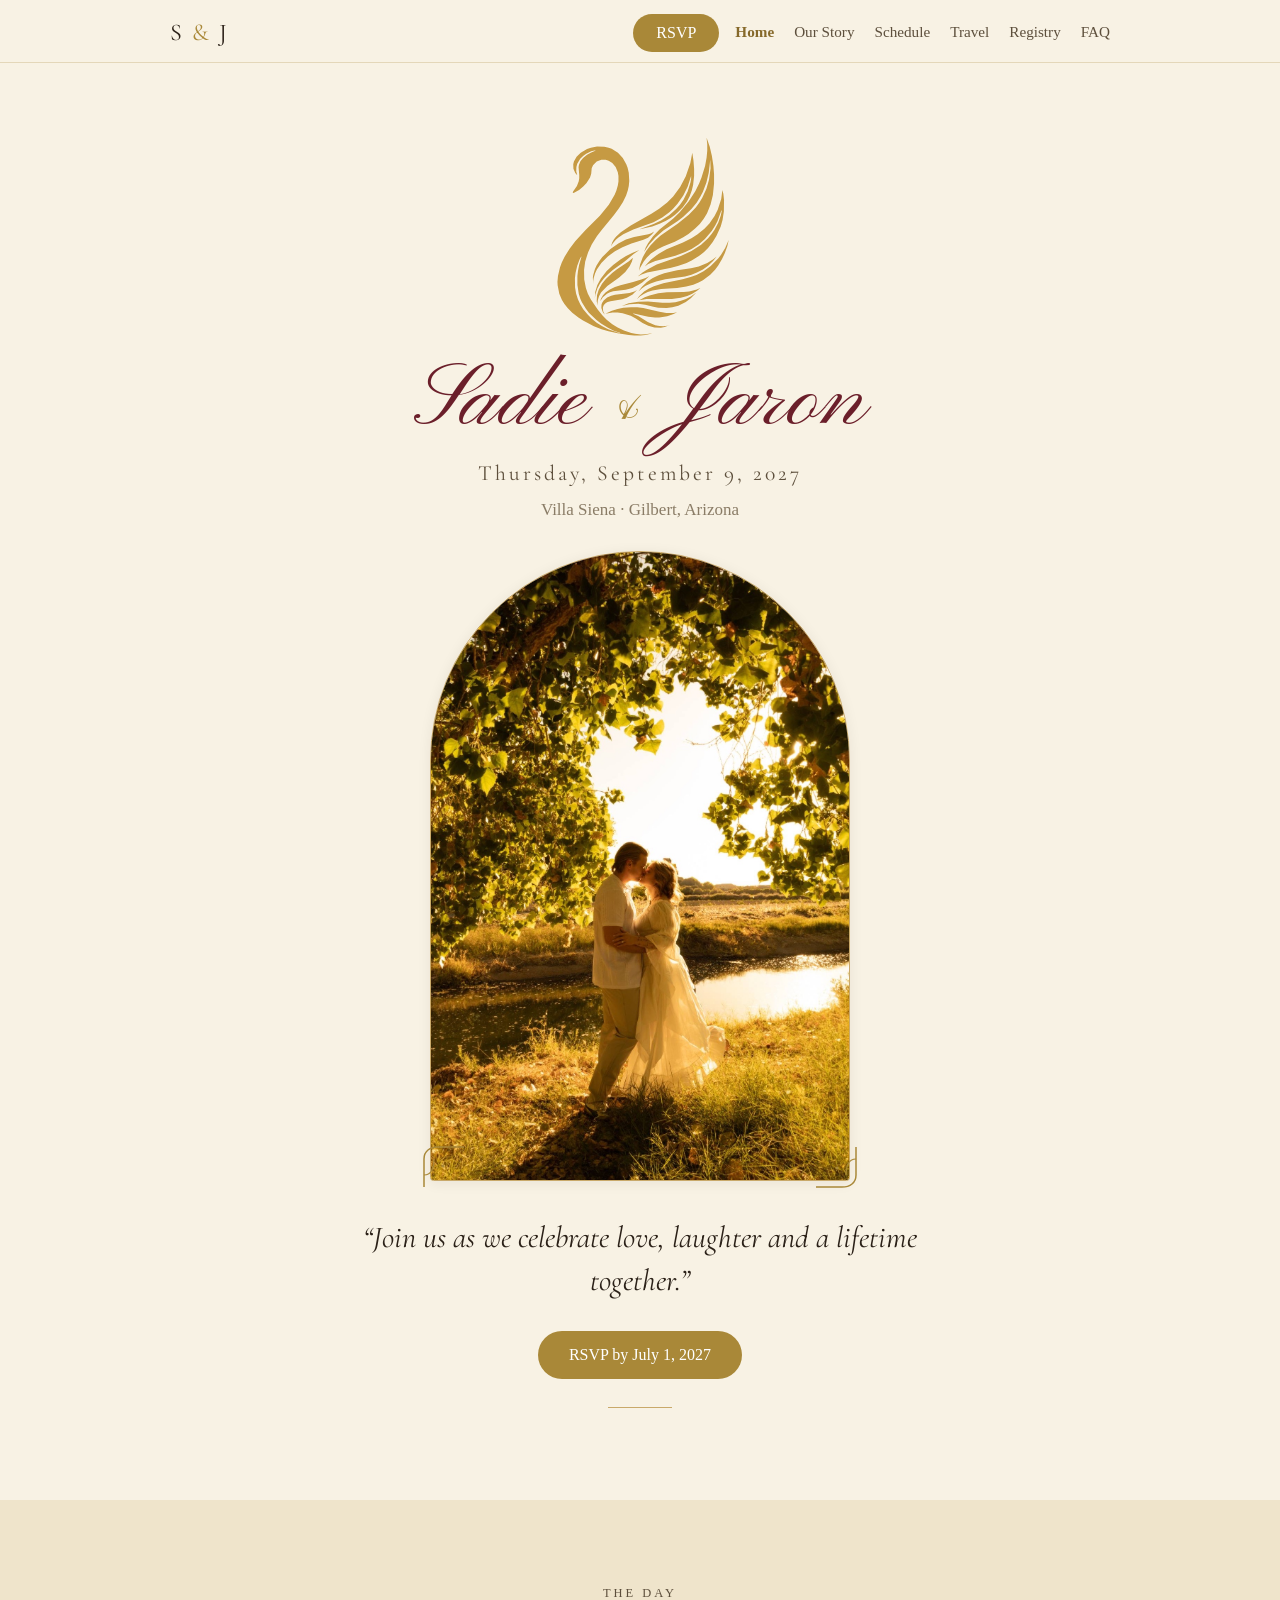
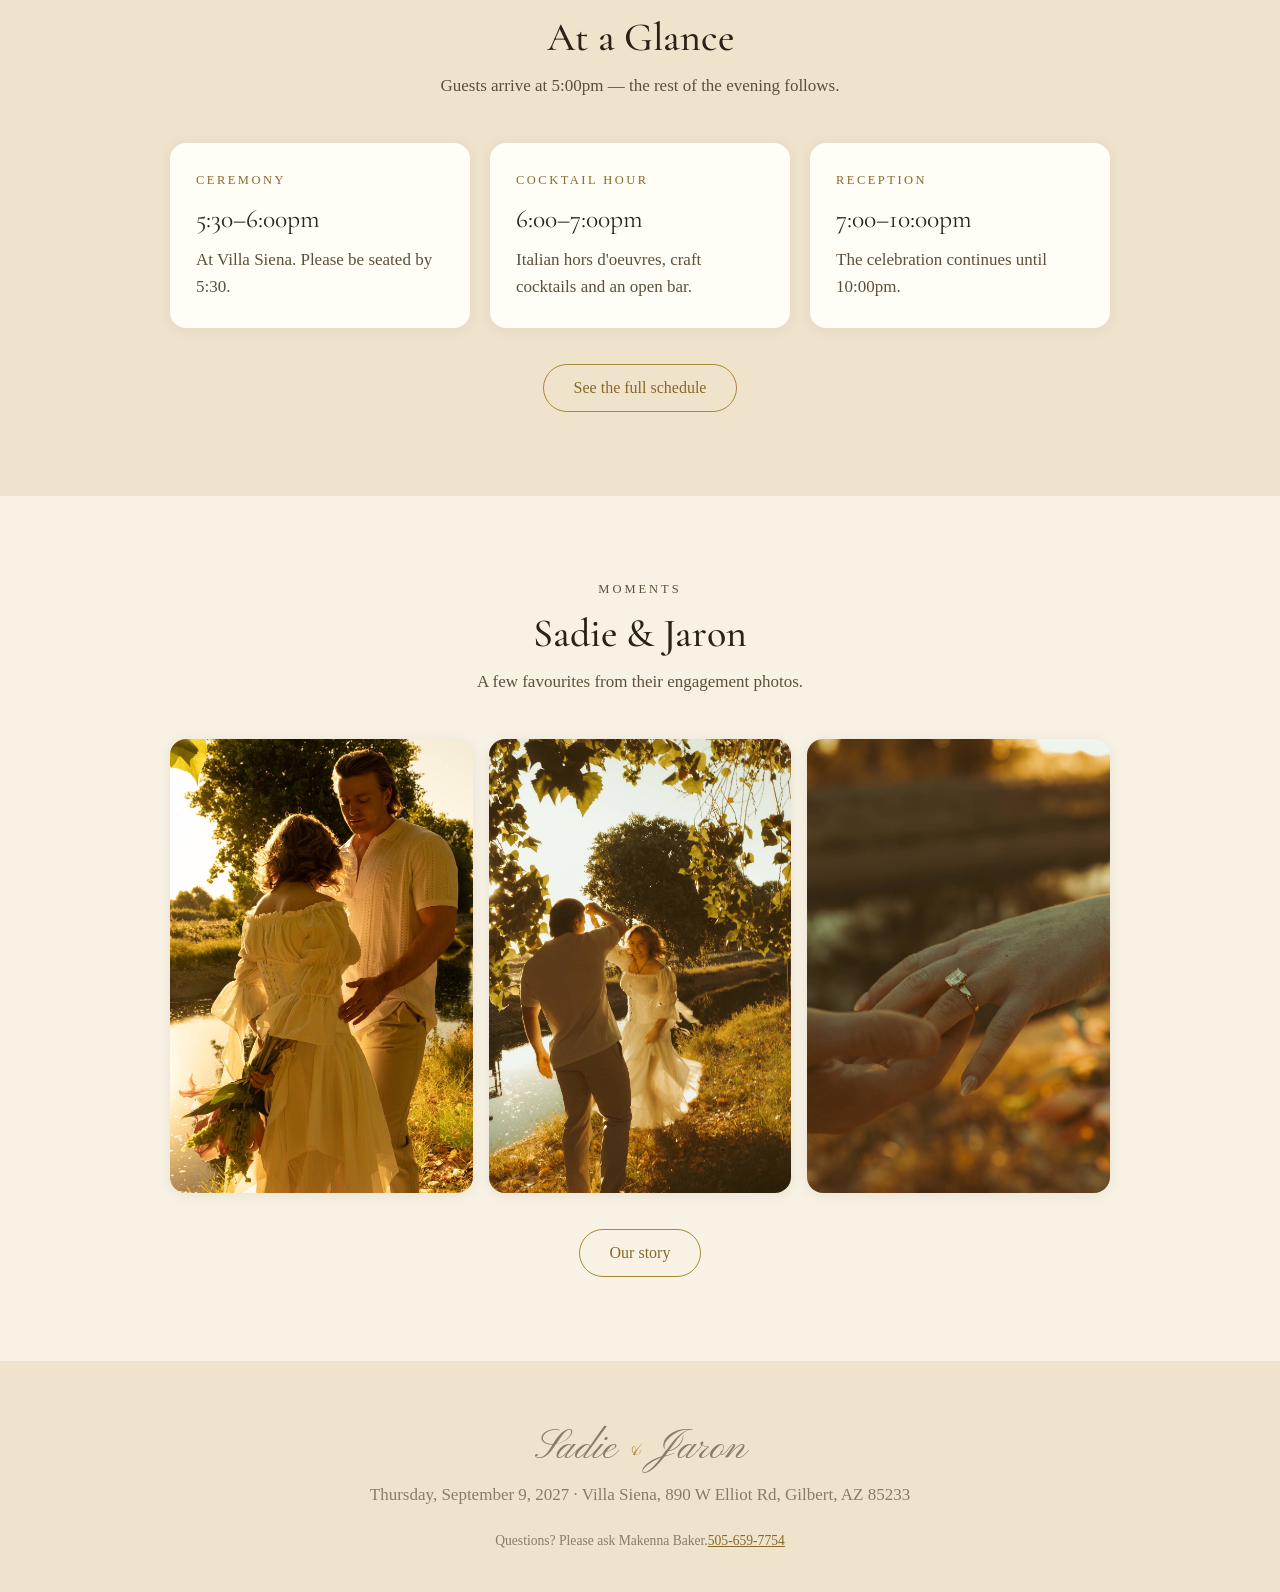
<file: index.html>
<!doctype html>
<html lang="en">
  <head>
    <meta charset="UTF-8" />
    <meta name="viewport" content="width=device-width, initial-scale=1.0" />
    <title>Sadie &amp; Jaron — September 9, 2027 · Villa Siena</title>
    <meta
      name="description"
      content="The wedding of Sadie Collyer and Jaron Carr — Thursday, September 9, 2027 at Villa Siena, Gilbert, Arizona. Details, schedule, travel, registry, FAQ and RSVP."
    />
    <link rel="icon" type="image/svg+xml" href="assets/swan.svg" />
    <link rel="preconnect" href="https://fonts.googleapis.com" />
    <link rel="preconnect" href="https://fonts.gstatic.com" crossorigin />
    <link
      href="https://fonts.googleapis.com/css2?family=Cormorant+Garamond:ital,wght@0,500;0,600;1,500&family=Pinyon+Script&display=swap"
      rel="stylesheet"
    />
    <link rel="stylesheet" href="styles.css" />
  </head>
  <body>
    <!--Nav-->
    <header class="site-nav">
      <div class="wrap">
        <a class="monogram" href="index.html">S <span>&amp;</span> J</a>
        <a class="btn btn-gold" href="rsvp.html">RSVP</a>
        <nav class="nav-links" aria-label="Main">
          <a href="index.html" class="active" aria-current="page">Home</a>
          <a href="story.html">Our Story</a>
          <a href="schedule.html">Schedule</a>
          <a href="travel.html">Travel</a>
          <a href="registry.html">Registry</a>
          <a href="faq.html">FAQ</a>
        </nav>
      </div>
    </header>

    <!--Hero-->
    <section class="hero band-ivory">
      <div class="wrap">
        <!-- Gold swan motif — Ethan's provided emblem, assets/swan.svg (1203×1307, gold #C69A43) -->
        <img
          class="swan"
          src="assets/swan.svg"
          alt="Gold swan ornament"
          width="200"
          height="217"
        />

        <p class="script-names">Sadie <span class="amp">&amp;</span> Jaron</p>
        <h1
          style="
            position: absolute;
            width: 1px;
            height: 1px;
            overflow: hidden;
            clip: rect(0 0 0 0);
            white-space: nowrap;
          "
        >
          The Wedding of Sadie Collyer &amp; Jaron Carr
        </h1>
        <p class="hero-date">Thursday, September 9, 2027</p>
        <p class="hero-venue">Villa Siena · Gilbert, Arizona</p>

        <div class="hero-photo-frame">
          <svg
            class="corner corner-bl"
            viewBox="0 0 44 44"
            fill="none"
            aria-hidden="true"
          >
            <path
              d="M2 42 V14 C2 6 8 2 16 2 H42"
              stroke="currentColor"
              stroke-width="1.5"
            />
            <path
              d="M2 30 C10 30 12 22 12 14"
              stroke="currentColor"
              stroke-width="1.2"
            />
            <circle cx="21" cy="21" r="1.6" fill="currentColor" />
          </svg>
          <img
            class="hero-photo"
            src="assets/photos/photo-11.jpg"
            alt="Sadie and Jaron kissing under the tree canopy by the water"
            width="1179"
            height="1769"
          />
          <svg
            class="corner corner-br"
            viewBox="0 0 44 44"
            fill="none"
            aria-hidden="true"
          >
            <path
              d="M2 42 V14 C2 6 8 2 16 2 H42"
              stroke="currentColor"
              stroke-width="1.5"
            />
            <path
              d="M2 30 C10 30 12 22 12 14"
              stroke="currentColor"
              stroke-width="1.2"
            />
            <circle cx="21" cy="21" r="1.6" fill="currentColor" />
          </svg>
        </div>

        <p class="welcome-line">
          “Join us as we celebrate love, laughter and a lifetime together.”
        </p>
        <p style="margin-top: 28px">
          <a class="btn btn-gold" href="rsvp.html">RSVP by July 1, 2027</a>
        </p>
        <hr class="gold-rule" />
      </div>
    </section>

    <!--The day at a glance-->
    <section class="band-cream">
      <div class="wrap">
        <div class="section-head">
          <p class="eyebrow">The Day</p>
          <h2>At a Glance</h2>
          <p>Guests arrive at 5:00pm — the rest of the evening follows.</p>
        </div>
        <div class="cards cols-3">
          <article class="card">
            <p class="card-label">Ceremony</p>
            <p class="card-time">5:30–6:00pm</p>
            <p>At Villa Siena. Please be seated by 5:30.</p>
          </article>
          <article class="card">
            <p class="card-label">Cocktail Hour</p>
            <p class="card-time">6:00–7:00pm</p>
            <p>Italian hors d'oeuvres, craft cocktails and an open bar.</p>
          </article>
          <article class="card">
            <p class="card-label">Reception</p>
            <p class="card-time">7:00–10:00pm</p>
            <p>The celebration continues until 10:00pm.</p>
          </article>
        </div>
        <p style="text-align: center; margin-top: 36px">
          <a class="btn btn-outline" href="schedule.html"
            >See the full schedule</a
          >
        </p>
      </div>
    </section>

    <!-- Moments -->
    <section class="band-ivory">
      <div class="wrap">
        <div class="section-head">
          <p class="eyebrow">Moments</p>
          <h2>Sadie &amp; Jaron</h2>
          <p>A few favourites from their engagement photos.</p>
        </div>
        <div class="gallery">
          <figure>
            <img
              src="assets/photos/photo-02.jpg"
              alt="Sadie and Jaron by the water, Sadie holding her bouquet"
              width="1179"
              height="1769"
              loading="lazy"
            />
          </figure>
          <figure>
            <img
              src="assets/photos/photo-06.jpg"
              alt="Sadie and Jaron dancing by the water at golden hour"
              width="1179"
              height="1769"
              loading="lazy"
            />
          </figure>
          <figure>
            <img
              src="assets/photos/photo-08.jpg"
              alt="Close-up of Sadie's engagement ring"
              width="1179"
              height="1769"
              loading="lazy"
            />
          </figure>
        </div>
        <p style="text-align: center; margin-top: 36px">
          <a class="btn btn-outline" href="story.html">Our story</a>
        </p>
      </div>
    </section>

    <!--Footer -->
    <footer class="site-footer">
      <div class="wrap">
        <p class="script-names">Sadie <span class="amp">&amp;</span> Jaron</p>
        <p>
          Thursday, September 9, 2027 · Villa Siena, 890 W Elliot Rd, Gilbert,
          AZ 85233
        </p>
        <p class="footer-note">
          Questions? Please ask Makenna Baker.<a href="tel:5056597754"
            >505-659-7754</a
          >
        </p>
      </div>
    </footer>

    <script src="app.js"></script>
  </body>
</html>
</file>
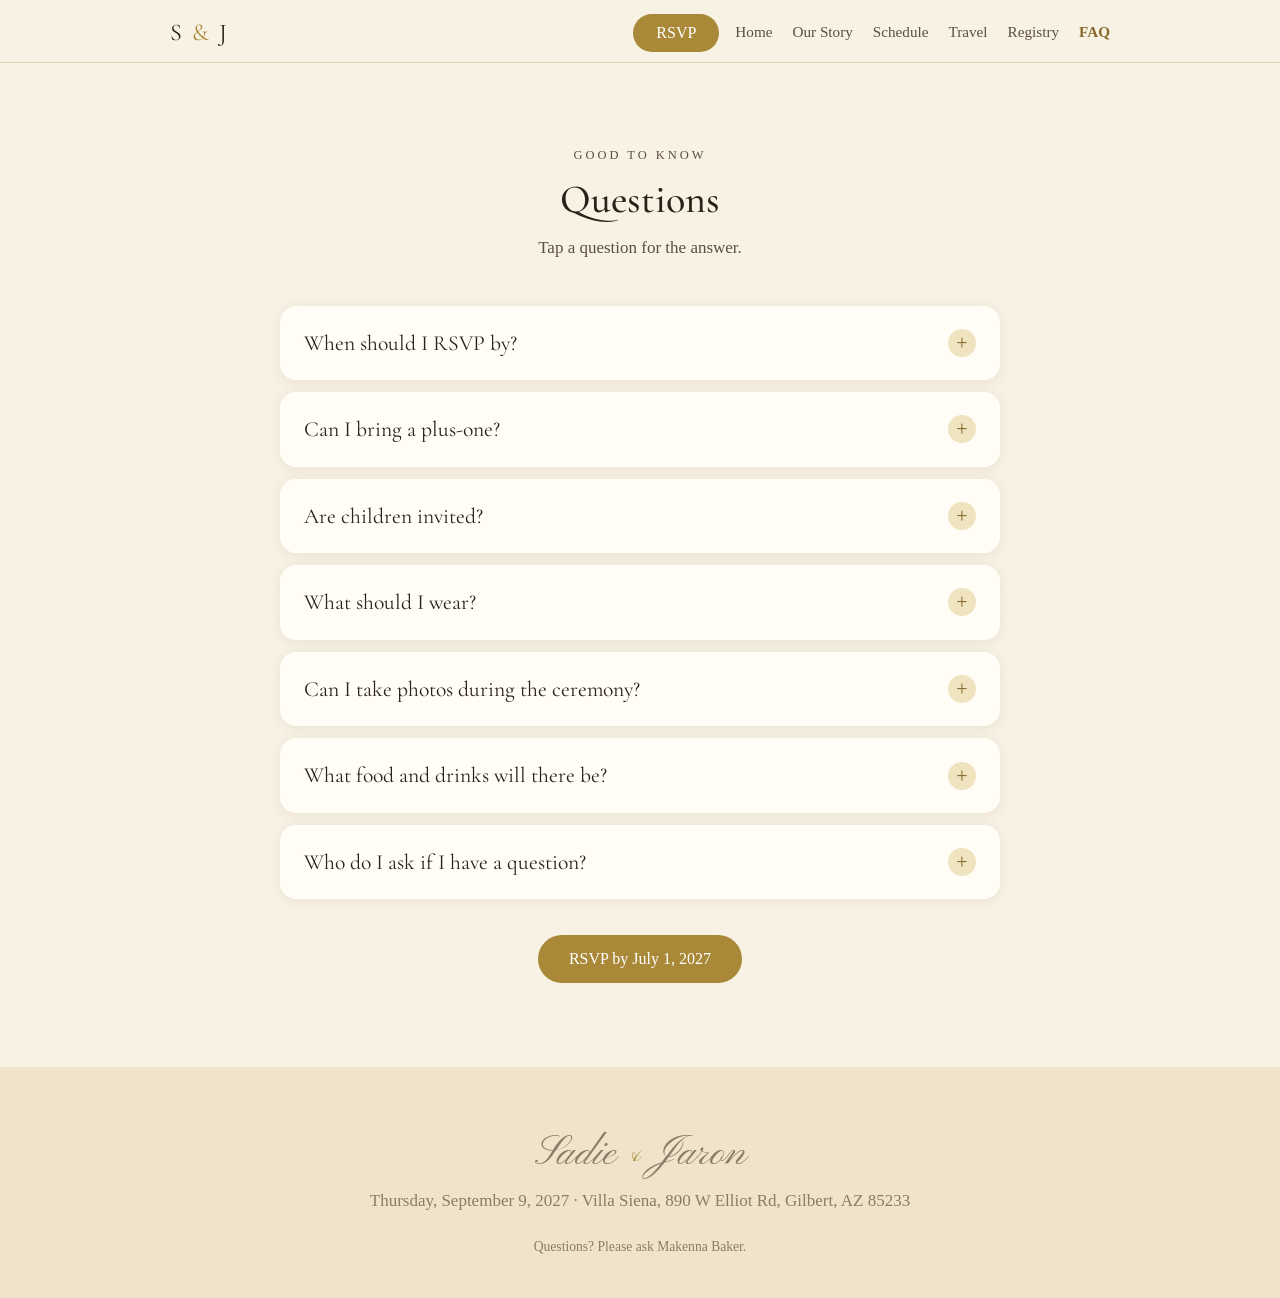
<file: faq.html>
<!doctype html>
<html lang="en">
  <head>
    <meta charset="UTF-8" />
    <meta name="viewport" content="width=device-width, initial-scale=1.0" />
    <title>FAQ — Sadie &amp; Jaron</title>
    <meta
      name="description"
      content="Frequently asked questions for the wedding of Sadie Collyer and Jaron Carr — RSVP, plus-ones, children, dress code, photos and more."
    />
    <link rel="icon" type="image/svg+xml" href="assets/swan.svg" />
    <link rel="preconnect" href="https://fonts.googleapis.com" />
    <link rel="preconnect" href="https://fonts.gstatic.com" crossorigin />
    <link
      href="https://fonts.googleapis.com/css2?family=Cormorant+Garamond:ital,wght@0,500;0,600;1,500&family=Pinyon+Script&display=swap"
      rel="stylesheet"
    />
    <link rel="stylesheet" href="styles.css" />
  </head>
  <body>
    <header class="site-nav">
      <div class="wrap">
        <a class="monogram" href="index.html">S <span>&amp;</span> J</a>
        <a class="btn btn-gold" href="rsvp.html">RSVP</a>
        <nav class="nav-links" aria-label="Main">
          <a href="index.html">Home</a>
          <a href="story.html">Our Story</a>
          <a href="schedule.html">Schedule</a>
          <a href="travel.html">Travel</a>
          <a href="registry.html">Registry</a>
          <a href="faq.html" class="active" aria-current="page">FAQ</a>
        </nav>
      </div>
    </header>

    <section class="band-ivory">
      <div class="wrap">
        <div class="section-head">
          <p class="eyebrow">Good To Know</p>
          <h2>Questions</h2>
          <p>Tap a question for the answer.</p>
        </div>
        <div class="faq">
          <details class="faq-item">
            <summary>
              When should I RSVP by?<span class="faq-mark" aria-hidden="true"
                >+</span
              >
            </summary>
            <div class="faq-answer">
              <p>Please reply by July 1, 2027, through this website.</p>
            </div>
          </details>
          <details class="faq-item">
            <summary>
              Can I bring a plus-one?<span class="faq-mark" aria-hidden="true"
                >+</span
              >
            </summary>
            <div class="faq-answer">
              <p>No plus-ones, unless you've been told otherwise.</p>
            </div>
          </details>
          <details class="faq-item">
            <summary>
              Are children invited?<span class="faq-mark" aria-hidden="true"
                >+</span
              >
            </summary>
            <div class="faq-answer">
              <p>Yes — kids are allowed, with no age restrictions.</p>
            </div>
          </details>
          <details class="faq-item">
            <summary>
              What should I wear?<span class="faq-mark" aria-hidden="true"
                >+</span
              >
            </summary>
            <div class="faq-answer">
              <p>
                Garden Black Tie — formal attire with a garden-party feel.
                Lighter fabrics and florals are encouraged.
              </p>
            </div>
          </details>
          <details class="faq-item">
            <summary>
              Can I take photos during the ceremony?<span
                class="faq-mark"
                aria-hidden="true"
                >+</span
              >
            </summary>
            <div class="faq-answer">
              <p>
                Please keep phones away during the ceremony — there will be
                plenty of time for photos after.
              </p>
            </div>
          </details>
          <details class="faq-item">
            <summary>
              What food and drinks will there be?<span
                class="faq-mark"
                aria-hidden="true"
                >+</span
              >
            </summary>
            <div class="faq-answer">
              <p>
                Italian hors d'oeuvres and appetizers, with an open bar, craft
                cocktails, sodas and water service.
              </p>
            </div>
          </details>
          <details class="faq-item">
            <summary>
              Who do I ask if I have a question?<span
                class="faq-mark"
                aria-hidden="true"
                >+</span
              >
            </summary>
            <div class="faq-answer">
              <p>Makenna Baker. <a href="tel:5056597754">505-659-7754</a></p>
            </div>
          </details>
        </div>
        <p style="text-align: center; margin-top: 36px">
          <a class="btn btn-gold" href="rsvp.html">RSVP by July 1, 2027</a>
        </p>
      </div>
    </section>

    <footer class="site-footer">
      <div class="wrap">
        <p class="script-names">Sadie <span class="amp">&amp;</span> Jaron</p>
        <p>
          Thursday, September 9, 2027 · Villa Siena, 890 W Elliot Rd, Gilbert,
          AZ 85233
        </p>
        <p class="footer-note">Questions? Please ask Makenna Baker.</p>
      </div>
    </footer>

    <script src="app.js"></script>
  </body>
</html>
</file>
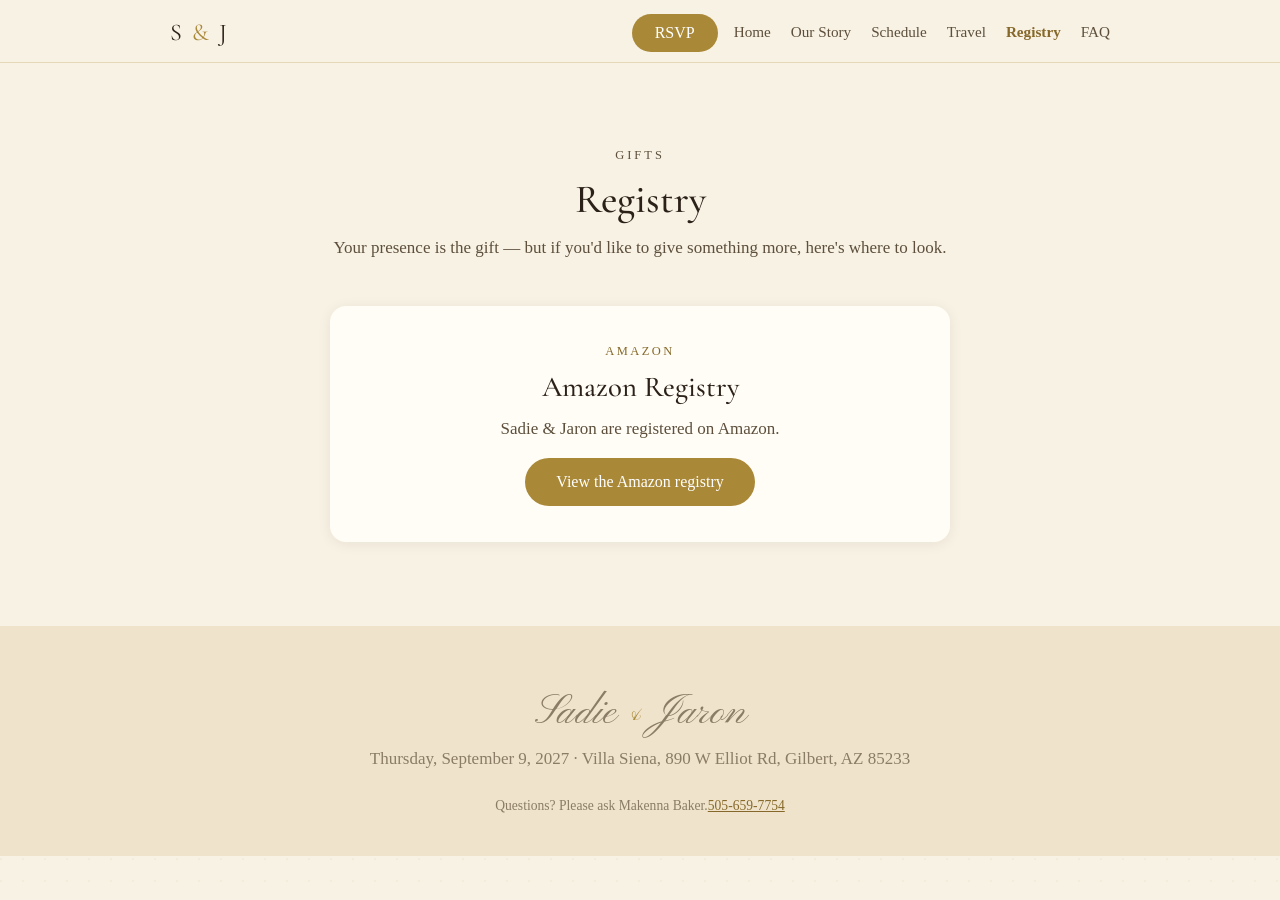
<file: registry.html>
<!doctype html>
<html lang="en">
  <head>
    <meta charset="UTF-8" />
    <meta name="viewport" content="width=device-width, initial-scale=1.0" />
    <title>Registry — Sadie &amp; Jaron</title>
    <meta
      name="description"
      content="Gift registry for the wedding of Sadie Collyer and Jaron Carr — Amazon registry."
    />
    <link rel="icon" type="image/svg+xml" href="assets/swan.svg" />
    <link rel="preconnect" href="https://fonts.googleapis.com" />
    <link rel="preconnect" href="https://fonts.gstatic.com" crossorigin />
    <link
      href="https://fonts.googleapis.com/css2?family=Cormorant+Garamond:ital,wght@0,500;0,600;1,500&family=Pinyon+Script&display=swap"
      rel="stylesheet"
    />
    <link rel="stylesheet" href="styles.css" />
  </head>
  <body>
    <header class="site-nav">
      <div class="wrap">
        <a class="monogram" href="index.html">S <span>&amp;</span> J</a>
        <a class="btn btn-gold" href="rsvp.html">RSVP</a>
        <nav class="nav-links" aria-label="Main">
          <a href="index.html">Home</a>
          <a href="story.html">Our Story</a>
          <a href="schedule.html">Schedule</a>
          <a href="travel.html">Travel</a>
          <a href="registry.html" class="active" aria-current="page"
            >Registry</a
          >
          <a href="faq.html">FAQ</a>
        </nav>
      </div>
    </header>

    <section class="band-ivory">
      <div class="wrap">
        <div class="section-head">
          <p class="eyebrow">Gifts</p>
          <h2>Registry</h2>
          <p>
            Your presence is the gift — but if you'd like to give something
            more, here's where to look.
          </p>
        </div>

        <div class="venue-card">
          <p
            class="card-label"
            style="
              font-size: 0.78rem;
              letter-spacing: 0.2em;
              text-transform: uppercase;
              color: var(--gold-deep);
              margin: 0 0 8px;
            "
          >
            Amazon
          </p>
          <h3 style="font-size: 1.8rem">Amazon Registry</h3>
          <p style="color: var(--ink-soft)">
            Sadie &amp; Jaron are registered on Amazon.
          </p>
          <p>
            <a
              class="btn btn-gold"
              href="https://www.amazon.com/wedding/guest-view/3O3YOJGMN9W8A"
              target="_blank"
              rel="noopener"
              >View the Amazon registry</a
            >
          </p>
        </div>
      </div>
    </section>

    <footer class="site-footer">
      <div class="wrap">
        <p class="script-names">Sadie <span class="amp">&amp;</span> Jaron</p>
        <p>
          Thursday, September 9, 2027 · Villa Siena, 890 W Elliot Rd, Gilbert,
          AZ 85233
        </p>
        <p class="footer-note">
          Questions? Please ask Makenna Baker.<a href="tel:5056597754"
            >505-659-7754</a
          >
        </p>
      </div>
    </footer>

    <script src="app.js"></script>
  </body>
</html>
</file>
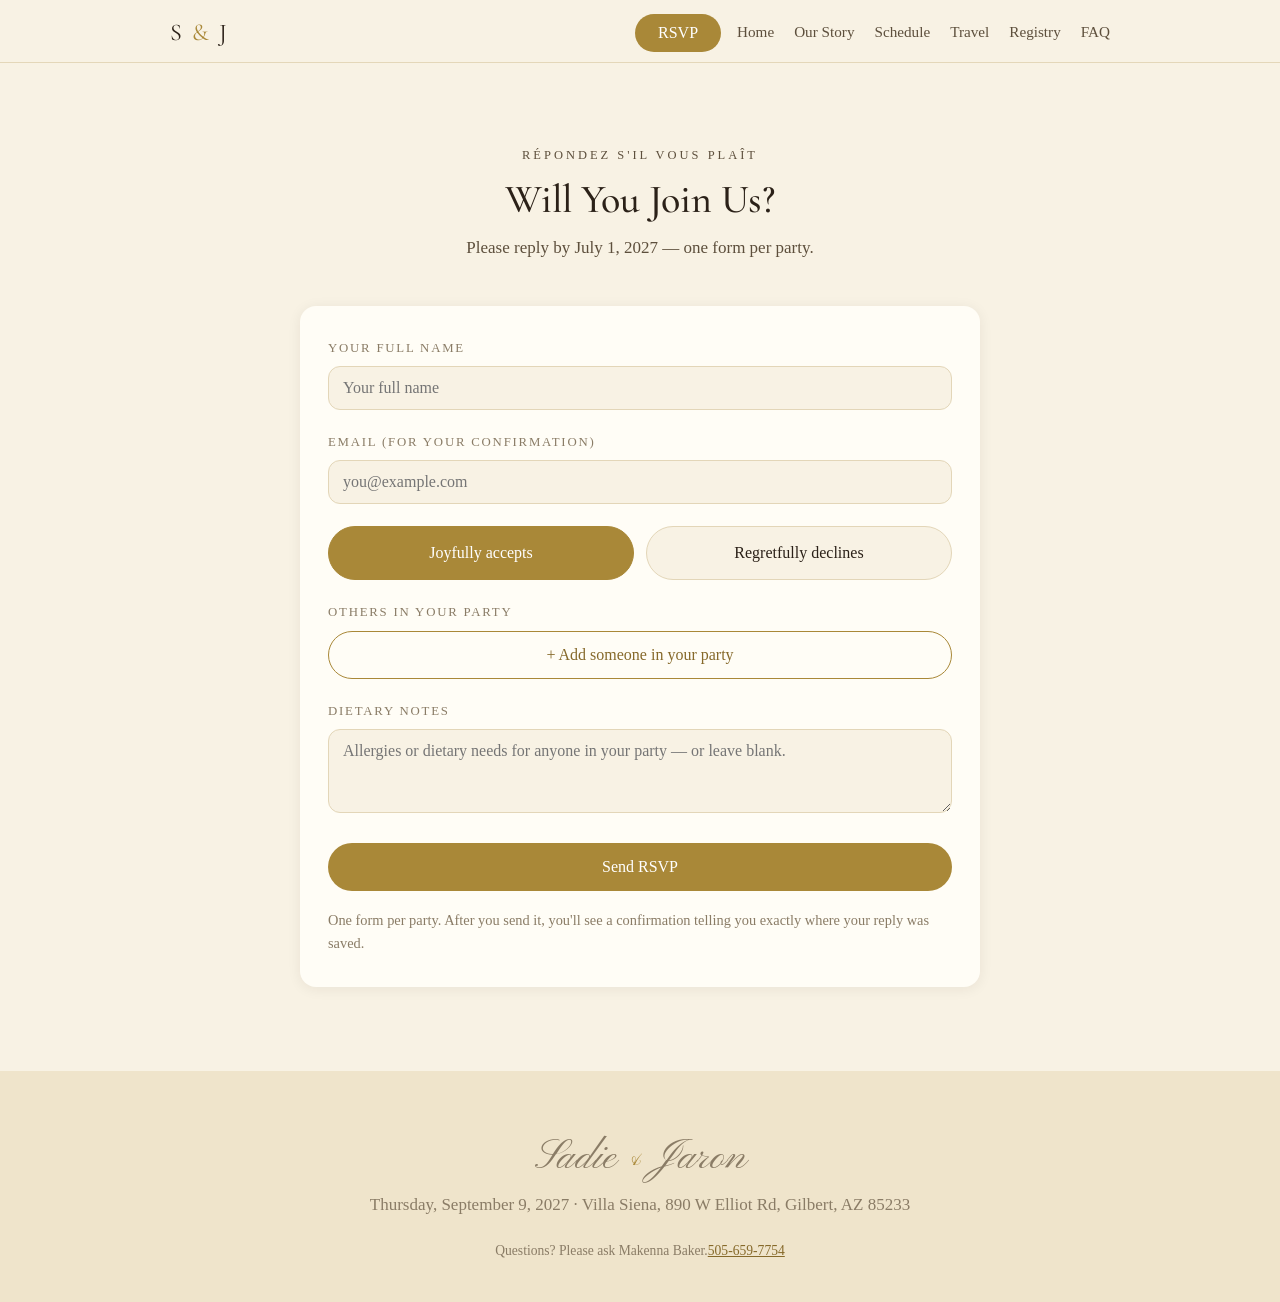
<file: rsvp.html>
<!doctype html>
<html lang="en">
  <head>
    <meta charset="UTF-8" />
    <meta name="viewport" content="width=device-width, initial-scale=1.0" />
    <title>RSVP — Sadie &amp; Jaron</title>
    <meta
      name="description"
      content="RSVP for the wedding of Sadie Collyer and Jaron Carr — Thursday, September 9, 2027 at Villa Siena. Please reply by July 1, 2027."
    />
    <link rel="icon" type="image/svg+xml" href="assets/swan.svg" />
    <link rel="preconnect" href="https://fonts.googleapis.com" />
    <link rel="preconnect" href="https://fonts.gstatic.com" crossorigin />
    <link
      href="https://fonts.googleapis.com/css2?family=Cormorant+Garamond:ital,wght@0,500;0,600;1,500&family=Pinyon+Script&display=swap"
      rel="stylesheet"
    />
    <link rel="stylesheet" href="styles.css" />
  </head>
  <body>
    <header class="site-nav">
      <div class="wrap">
        <a class="monogram" href="index.html">S <span>&amp;</span> J</a>
        <a class="btn btn-gold" href="rsvp.html" aria-current="page">RSVP</a>
        <nav class="nav-links" aria-label="Main">
          <a href="index.html">Home</a>
          <a href="story.html">Our Story</a>
          <a href="schedule.html">Schedule</a>
          <a href="travel.html">Travel</a>
          <a href="registry.html">Registry</a>
          <a href="faq.html">FAQ</a>
        </nav>
      </div>
    </header>

    <section class="band-ivory">
      <div class="wrap">
        <div class="section-head">
          <p class="eyebrow">Répondez S'il Vous Plaît</p>
          <h2>Will You Join Us?</h2>
          <p>Please reply by July 1, 2027 — one form per party.</p>
        </div>

        <form id="rsvp-form" class="rsvp-card" novalidate>
          <div class="field">
            <label for="primary-name">Your full name</label>
            <input
              type="text"
              id="primary-name"
              name="primaryName"
              placeholder="Your full name"
              autocomplete="name"
              required
            />
          </div>

          <div class="field">
            <label for="primary-email">Email (for your confirmation)</label>
            <input
              type="email"
              id="primary-email"
              name="email"
              placeholder="you@example.com"
              autocomplete="email"
            />
          </div>

          <div class="field">
            <span
              class="attend-pills"
              role="radiogroup"
              aria-label="Will you attend?"
            >
              <label class="attend-pill">
                <input type="radio" name="attending" value="yes" checked />
                Joyfully accepts
              </label>
              <label class="attend-pill">
                <input type="radio" name="attending" value="no" />
                Regretfully declines
              </label>
            </span>
          </div>

          <div class="field" id="party-field">
            <label>Others in your party</label>
            <div id="party-guests"></div>
            <button
              type="button"
              class="btn btn-outline add-guest"
              id="add-guest"
            >
              + Add someone in your party
            </button>
          </div>

          <div class="field">
            <label for="dietary">Dietary notes</label>
            <textarea
              id="dietary"
              name="dietary"
              placeholder="Allergies or dietary needs for anyone in your party — or leave blank."
            ></textarea>
          </div>

          <button type="submit" class="btn btn-gold" style="width: 100%">
            Send RSVP
          </button>
          <p class="form-note">
            One form per party. After you send it, you'll see a confirmation
            telling you exactly where your reply was saved.
          </p>
        </form>

        <div class="rsvp-confirm" id="rsvp-confirm" role="status">
          <div class="confirm-mark" aria-hidden="true">✓</div>
          <h3>Thank you!</h3>
          <p id="confirm-text">
            Your RSVP has been received. We can't wait to celebrate with you.
          </p>
        </div>
      </div>
    </section>

    <footer class="site-footer">
      <div class="wrap">
        <p class="script-names">Sadie <span class="amp">&amp;</span> Jaron</p>
        <p>
          Thursday, September 9, 2027 · Villa Siena, 890 W Elliot Rd, Gilbert,
          AZ 85233
        </p>
        <p class="footer-note">
          Questions? Please ask Makenna Baker.<a href="tel:5056597754"
            >505-659-7754</a
          >
        </p>
      </div>
    </footer>

    <script src="app.js"></script>
  </body>
</html>
</file>
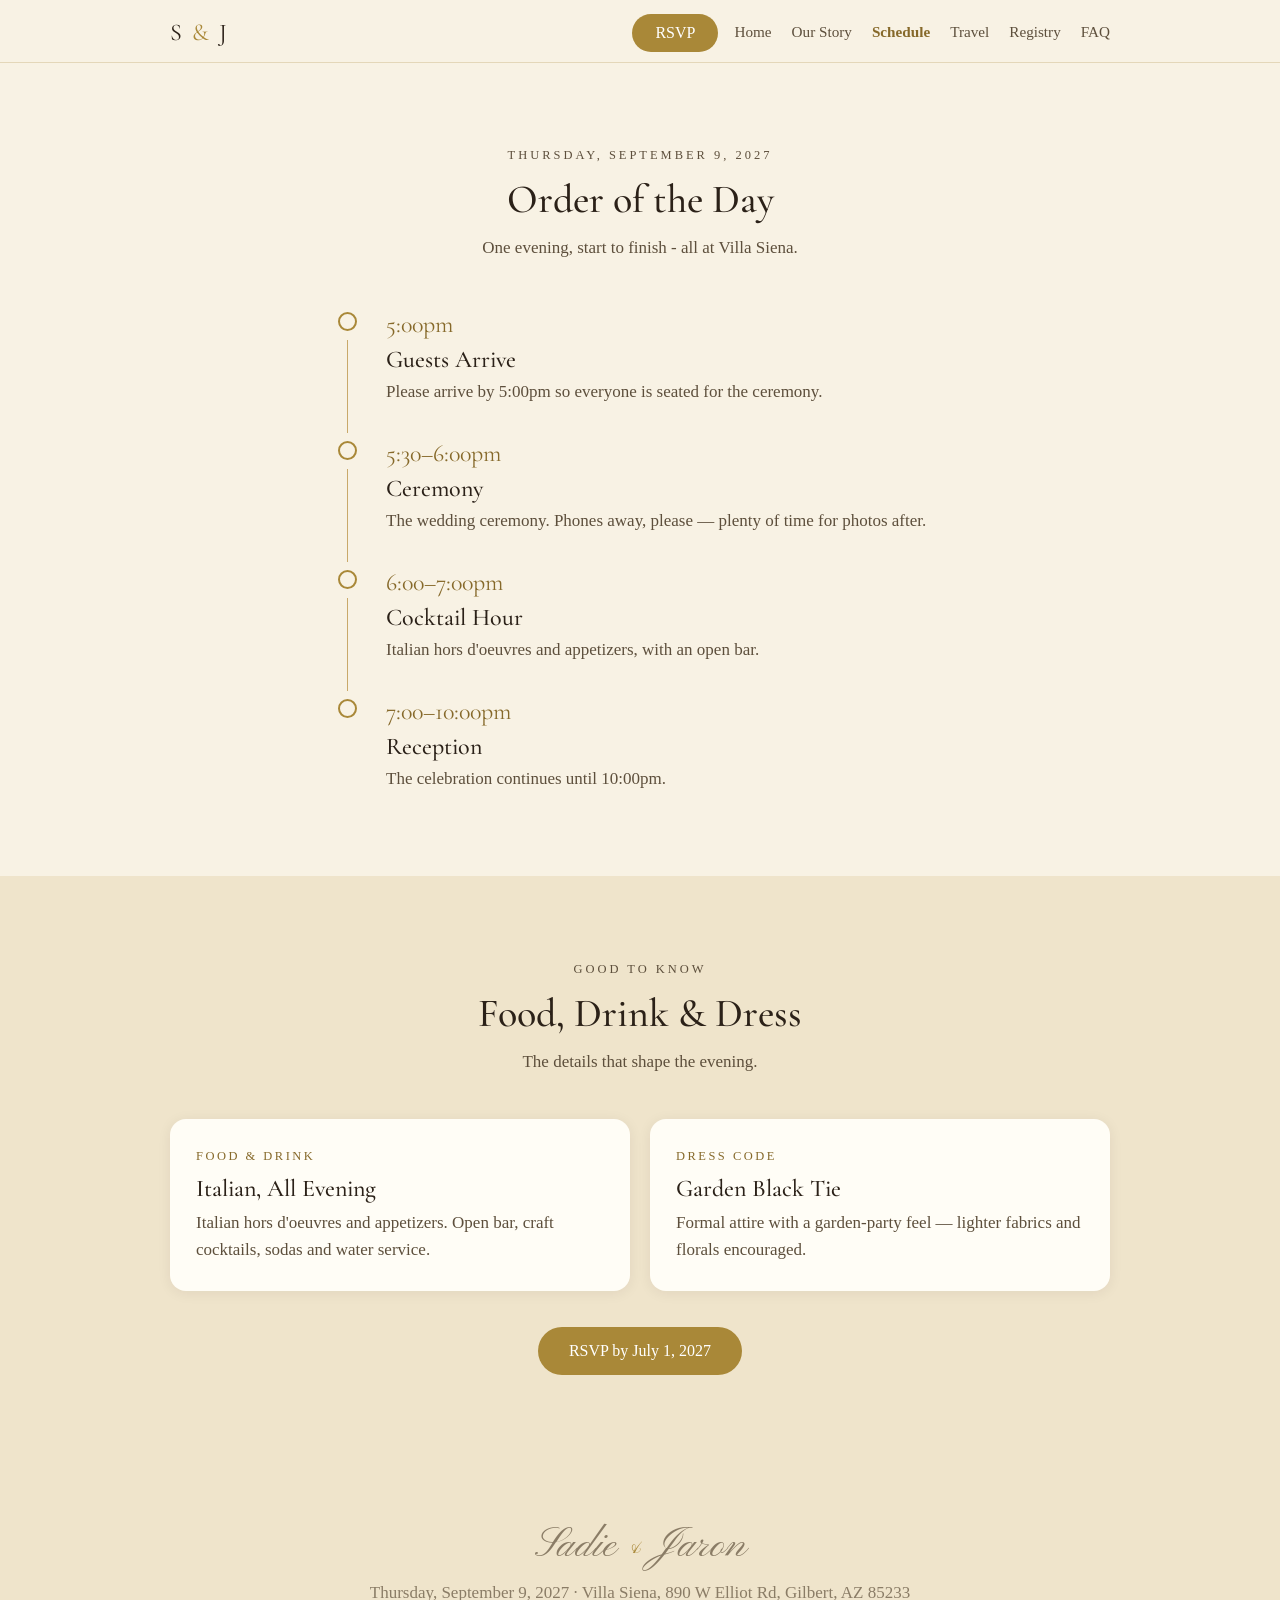
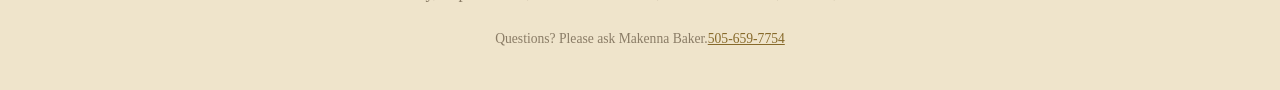
<file: schedule.html>
<!doctype html>
<html lang="en">
  <head>
    <meta charset="UTF-8" />
    <meta name="viewport" content="width=device-width, initial-scale=1.0" />
    <title>Schedule — Sadie &amp; Jaron</title>
    <meta
      name="description"
      content="Order of the day for Sadie and Jaron's wedding — Thursday, September 9, 2027 at Villa Siena, Gilbert, Arizona."
    />
    <link rel="icon" type="image/svg+xml" href="assets/swan.svg" />
    <link rel="preconnect" href="https://fonts.googleapis.com" />
    <link rel="preconnect" href="https://fonts.gstatic.com" crossorigin />
    <link
      href="https://fonts.googleapis.com/css2?family=Cormorant+Garamond:ital,wght@0,500;0,600;1,500&family=Pinyon+Script&display=swap"
      rel="stylesheet"
    />
    <link rel="stylesheet" href="styles.css" />
  </head>
  <body>
    <header class="site-nav">
      <div class="wrap">
        <a class="monogram" href="index.html">S <span>&amp;</span> J</a>
        <a class="btn btn-gold" href="rsvp.html">RSVP</a>
        <nav class="nav-links" aria-label="Main">
          <a href="index.html">Home</a>
          <a href="story.html">Our Story</a>
          <a href="schedule.html" class="active" aria-current="page"
            >Schedule</a
          >
          <a href="travel.html">Travel</a>
          <a href="registry.html">Registry</a>
          <a href="faq.html">FAQ</a>
        </nav>
      </div>
    </header>

    <section class="band-ivory">
      <div class="wrap">
        <div class="section-head">
          <p class="eyebrow">Thursday, September 9, 2027</p>
          <h2>Order of the Day</h2>
          <p>One evening, start to finish - all at Villa Siena.</p>
        </div>

        <ol class="timeline">
          <li>
            <span class="dot" aria-hidden="true"></span>
            <p class="time">5:00pm</p>
            <h3>Guests Arrive</h3>
            <p>
              Please arrive by 5:00pm so everyone is seated for the ceremony.
            </p>
          </li>
          <li>
            <span class="dot" aria-hidden="true"></span>
            <p class="time">5:30–6:00pm</p>
            <h3>Ceremony</h3>
            <p>
              The wedding ceremony. Phones away, please — plenty of time for
              photos after.
            </p>
          </li>
          <li>
            <span class="dot" aria-hidden="true"></span>
            <p class="time">6:00–7:00pm</p>
            <h3>Cocktail Hour</h3>
            <p>Italian hors d'oeuvres and appetizers, with an open bar.</p>
          </li>
          <li>
            <span class="dot" aria-hidden="true"></span>
            <p class="time">7:00–10:00pm</p>
            <h3>Reception</h3>
            <p>The celebration continues until 10:00pm.</p>
          </li>
        </ol>
      </div>
    </section>

    <section class="band-cream">
      <div class="wrap">
        <div class="section-head">
          <p class="eyebrow">Good To Know</p>
          <h2>Food, Drink &amp; Dress</h2>
          <p>The details that shape the evening.</p>
        </div>
        <div class="cards">
          <article class="card">
            <p class="card-label">Food &amp; Drink</p>
            <h3>Italian, All Evening</h3>
            <p>
              Italian hors d'oeuvres and appetizers. Open bar, craft cocktails,
              sodas and water service.
            </p>
          </article>
          <article class="card">
            <p class="card-label">Dress Code</p>
            <h3>Garden Black Tie</h3>
            <p>
              Formal attire with a garden-party feel — lighter fabrics and
              florals encouraged.
            </p>
          </article>
        </div>
        <p style="text-align: center; margin-top: 36px">
          <a class="btn btn-gold" href="rsvp.html">RSVP by July 1, 2027</a>
        </p>
      </div>
    </section>

    <footer class="site-footer">
      <div class="wrap">
        <p class="script-names">Sadie <span class="amp">&amp;</span> Jaron</p>
        <p>
          Thursday, September 9, 2027 · Villa Siena, 890 W Elliot Rd, Gilbert,
          AZ 85233
        </p>
        <p class="footer-note">
          Questions? Please ask Makenna Baker.<a href="tel:5056597754"
            >505-659-7754</a
          >
        </p>
      </div>
    </footer>

    <script src="app.js"></script>
  </body>
</html>
</file>
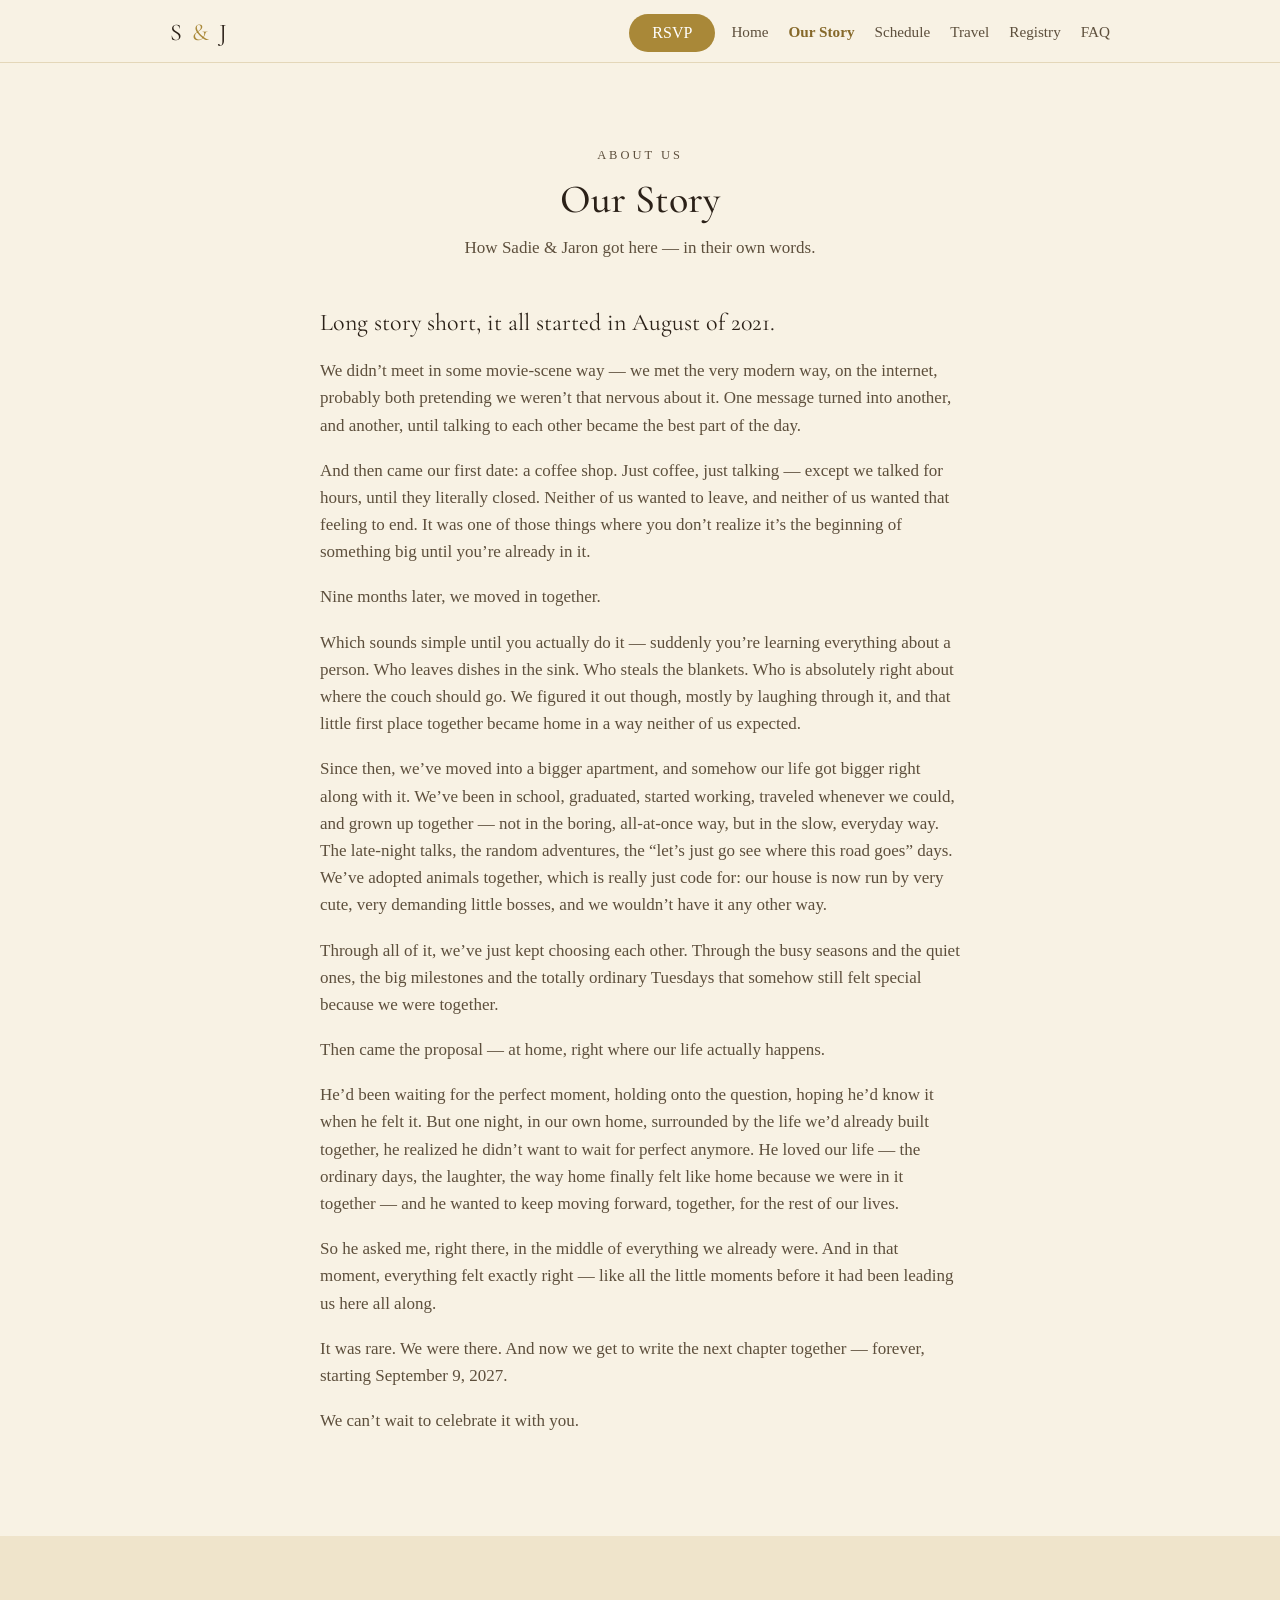
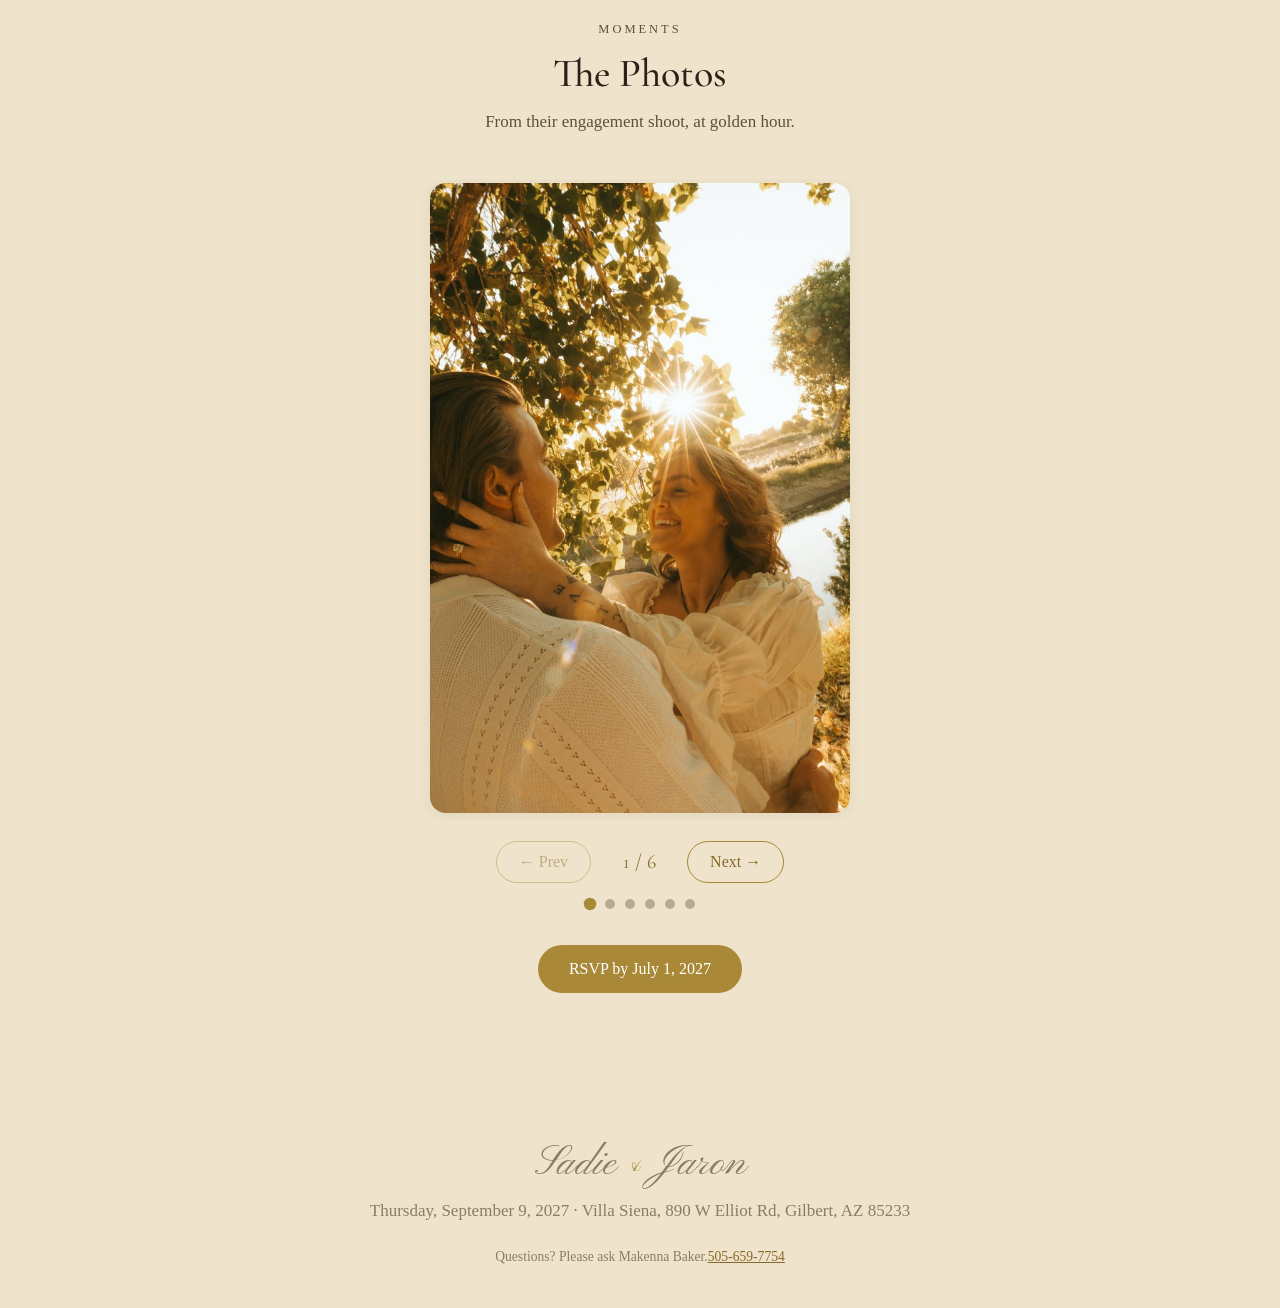
<file: story.html>
<!doctype html>
<html lang="en">
  <head>
    <meta charset="UTF-8" />
    <meta name="viewport" content="width=device-width, initial-scale=1.0" />
    <title>Our Story — Sadie &amp; Jaron</title>
    <meta
      name="description"
      content="Our story — Sadie Collyer and Jaron Carr. Photos from their engagement shoot."
    />
    <link rel="icon" type="image/svg+xml" href="assets/swan.svg" />
    <link rel="preconnect" href="https://fonts.googleapis.com" />
    <link rel="preconnect" href="https://fonts.gstatic.com" crossorigin />
    <link
      href="https://fonts.googleapis.com/css2?family=Cormorant+Garamond:ital,wght@0,500;0,600;1,500&family=Pinyon+Script&display=swap"
      rel="stylesheet"
    />
    <link rel="stylesheet" href="styles.css" />
  </head>
  <body>
    <header class="site-nav">
      <div class="wrap">
        <a class="monogram" href="index.html">S <span>&amp;</span> J</a>
        <a class="btn btn-gold" href="rsvp.html">RSVP</a>
        <nav class="nav-links" aria-label="Main">
          <a href="index.html">Home</a>
          <a href="story.html" class="active" aria-current="page">Our Story</a>
          <a href="schedule.html">Schedule</a>
          <a href="travel.html">Travel</a>
          <a href="registry.html">Registry</a>
          <a href="faq.html">FAQ</a>
        </nav>
      </div>
    </header>

    <section class="band-ivory">
      <div class="wrap">
        <div class="section-head">
          <p class="eyebrow">About Us</p>
          <h2>Our Story</h2>
          <p>How Sadie &amp; Jaron got here — in their own words.</p>
        </div>

        <div class="story-text">
          <p>Long story short, it all started in August of 2021.</p>
          <p>
            We didn&rsquo;t meet in some movie-scene way &mdash; we met the very
            modern way, on the internet, probably both pretending we
            weren&rsquo;t that nervous about it. One message turned into
            another, and another, until talking to each other became the best
            part of the day.
          </p>
          <p>
            And then came our first date: a coffee shop. Just coffee, just
            talking &mdash; except we talked for hours, until they literally
            closed. Neither of us wanted to leave, and neither of us wanted that
            feeling to end. It was one of those things where you don&rsquo;t
            realize it&rsquo;s the beginning of something big until you&rsquo;re
            already in it.
          </p>
          <p>Nine months later, we moved in together.</p>
          <p>
            Which sounds simple until you actually do it &mdash; suddenly
            you&rsquo;re learning everything about a person. Who leaves dishes
            in the sink. Who steals the blankets. Who is absolutely right about
            where the couch should go. We figured it out though, mostly by
            laughing through it, and that little first place together became
            home in a way neither of us expected.
          </p>
          <p>
            Since then, we&rsquo;ve moved into a bigger apartment, and somehow
            our life got bigger right along with it. We&rsquo;ve been in school,
            graduated, started working, traveled whenever we could, and grown up
            together &mdash; not in the boring, all-at-once way, but in the
            slow, everyday way. The late-night talks, the random adventures, the
            &ldquo;let&rsquo;s just go see where this road goes&rdquo; days.
            We&rsquo;ve adopted animals together, which is really just code for:
            our house is now run by very cute, very demanding little bosses, and
            we wouldn&rsquo;t have it any other way.
          </p>
          <p>
            Through all of it, we&rsquo;ve just kept choosing each other.
            Through the busy seasons and the quiet ones, the big milestones and
            the totally ordinary Tuesdays that somehow still felt special
            because we were together.
          </p>
          <p>
            Then came the proposal &mdash; at home, right where our life
            actually happens.
          </p>
          <p>
            He&rsquo;d been waiting for the perfect moment, holding onto the
            question, hoping he&rsquo;d know it when he felt it. But one night,
            in our own home, surrounded by the life we&rsquo;d already built
            together, he realized he didn&rsquo;t want to wait for perfect
            anymore. He loved our life &mdash; the ordinary days, the laughter,
            the way home finally felt like home because we were in it together
            &mdash; and he wanted to keep moving forward, together, for the rest
            of our lives.
          </p>
          <p>
            So he asked me, right there, in the middle of everything we already
            were. And in that moment, everything felt exactly right &mdash; like
            all the little moments before it had been leading us here all along.
          </p>
          <p>
            It was rare. We were there. And now we get to write the next chapter
            together &mdash; forever, starting September 9, 2027.
          </p>
          <p>We can&rsquo;t wait to celebrate it with you.</p>
        </div>
      </div>
    </section>

    <section class="band-cream">
      <div class="wrap">
        <div class="section-head">
          <p class="eyebrow">Moments</p>
          <h2>The Photos</h2>
          <p>From their engagement shoot, at golden hour.</p>
        </div>
        <div class="deck-wrap">
          <div
            class="deck"
            id="photo-deck"
            tabindex="0"
            role="region"
            aria-roledescription="carousel"
            aria-label="Engagement photo slide deck. Swipe, or use the arrows, to move between photos."
          >
            <figure class="deck-slide">
              <img
                src="assets/photos/photo-01.jpg"
                alt="Sadie and Jaron under the trees, sunlight breaking through the leaves"
                width="1179"
                height="1769"
              />
            </figure>
            <figure class="deck-slide">
              <img
                src="assets/photos/photo-04.jpg"
                alt="Sadie and Jaron lying in the grass, laughing"
                width="1179"
                height="1769"
                loading="lazy"
              />
            </figure>
            <figure class="deck-slide">
              <img
                src="assets/photos/photo-05.jpg"
                alt="Sadie and Jaron sitting by the water in soft evening light"
                width="1179"
                height="1769"
                loading="lazy"
              />
            </figure>
            <figure class="deck-slide">
              <img
                src="assets/photos/photo-07.jpg"
                alt="Sadie holding Jaron's head, her ring visible"
                width="1179"
                height="1769"
                loading="lazy"
              />
            </figure>
            <figure class="deck-slide">
              <img
                src="assets/photos/photo-09.jpg"
                alt="Sadie walking along the canal in her dress, Jaron watching"
                width="1179"
                height="786"
                loading="lazy"
                class="landscape"
              />
            </figure>
            <figure class="deck-slide">
              <img
                src="assets/photos/photo-10.jpg"
                alt="Sadie and Jaron kissing, lying in the grass"
                width="1179"
                height="1769"
                loading="lazy"
              />
            </figure>
          </div>
          <div class="deck-controls">
            <button
              class="btn btn-outline deck-btn"
              id="deck-prev"
              type="button"
              aria-label="Previous photo"
            >
              &larr; Prev
            </button>
            <p class="deck-counter" id="deck-counter" aria-live="polite">
              1 / 7
            </p>
            <button
              class="btn btn-outline deck-btn"
              id="deck-next"
              type="button"
              aria-label="Next photo"
            >
              Next &rarr;
            </button>
          </div>
          <div
            class="deck-dots"
            id="deck-dots"
            role="tablist"
            aria-label="Choose a photo"
          ></div>
        </div>
        <p style="text-align: center; margin-top: 36px">
          <a class="btn btn-gold" href="rsvp.html">RSVP by July 1, 2027</a>
        </p>
      </div>
    </section>

    <footer class="site-footer">
      <div class="wrap">
        <p class="script-names">Sadie <span class="amp">&amp;</span> Jaron</p>
        <p>
          Thursday, September 9, 2027 · Villa Siena, 890 W Elliot Rd, Gilbert,
          AZ 85233
        </p>
        <p class="footer-note">
          Questions? Please ask Makenna Baker.<a href="tel:5056597754"
            >505-659-7754</a
          >
        </p>
      </div>
    </footer>

    <script src="app.js"></script>
  </body>
</html>
</file>
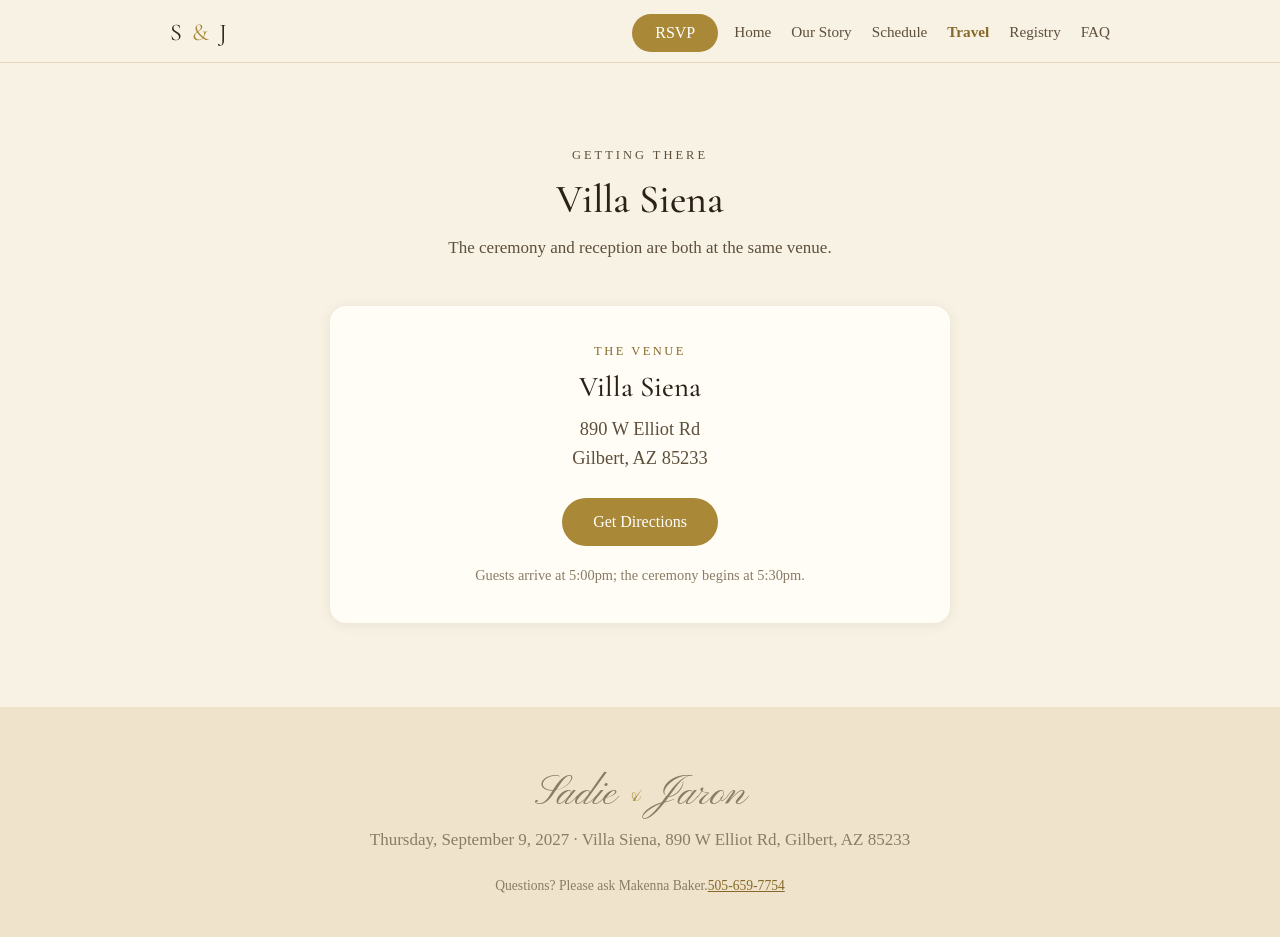
<file: travel.html>
<!doctype html>
<html lang="en">
  <head>
    <meta charset="UTF-8" />
    <meta name="viewport" content="width=device-width, initial-scale=1.0" />
    <title>Travel — Sadie &amp; Jaron</title>
    <meta
      name="description"
      content="Getting to Villa Siena — 890 W Elliot Rd, Gilbert, AZ 85233 — for the wedding of Sadie Collyer and Jaron Carr."
    />
    <link rel="icon" type="image/svg+xml" href="assets/swan.svg" />
    <link rel="preconnect" href="https://fonts.googleapis.com" />
    <link rel="preconnect" href="https://fonts.gstatic.com" crossorigin />
    <link
      href="https://fonts.googleapis.com/css2?family=Cormorant+Garamond:ital,wght@0,500;0,600;1,500&family=Pinyon+Script&display=swap"
      rel="stylesheet"
    />
    <link rel="stylesheet" href="styles.css" />
  </head>
  <body>
    <header class="site-nav">
      <div class="wrap">
        <a class="monogram" href="index.html">S <span>&amp;</span> J</a>
        <a class="btn btn-gold" href="rsvp.html">RSVP</a>
        <nav class="nav-links" aria-label="Main">
          <a href="index.html">Home</a>
          <a href="story.html">Our Story</a>
          <a href="schedule.html">Schedule</a>
          <a href="travel.html" class="active" aria-current="page">Travel</a>
          <a href="registry.html">Registry</a>
          <a href="faq.html">FAQ</a>
        </nav>
      </div>
    </header>

    <section class="band-ivory">
      <div class="wrap">
        <div class="section-head">
          <p class="eyebrow">Getting There</p>
          <h2>Villa Siena</h2>
          <p>The ceremony and reception are both at the same venue.</p>
        </div>

        <div class="venue-card">
          <p
            class="card-label"
            style="
              font-size: 0.78rem;
              letter-spacing: 0.2em;
              text-transform: uppercase;
              color: var(--gold-deep);
              margin: 0 0 8px;
            "
          >
            The Venue
          </p>
          <h3 style="font-size: 1.8rem">Villa Siena</h3>
          <address>890 W Elliot Rd<br />Gilbert, AZ 85233</address>
          <a
            class="btn btn-gold"
            href="https://www.google.com/maps/dir/?api=1&amp;destination=Villa+Siena%2C+890+W+Elliot+Rd%2C+Gilbert%2C+AZ+85233"
            target="_blank"
            rel="noopener"
            >Get Directions</a
          >
          <p class="form-note">
            Guests arrive at 5:00pm; the ceremony begins at 5:30pm.
          </p>
        </div>
      </div>
    </section>

    <footer class="site-footer">
      <div class="wrap">
        <p class="script-names">Sadie <span class="amp">&amp;</span> Jaron</p>
        <p>
          Thursday, September 9, 2027 · Villa Siena, 890 W Elliot Rd, Gilbert,
          AZ 85233
        </p>
        <p class="footer-note">
          Questions? Please ask Makenna Baker.<a href="tel:5056597754"
            >505-659-7754</a
          >
        </p>
      </div>
    </footer>

    <script src="app.js"></script>
  </body>
</html>
</file>
<file: styles.css>
:root {
  --ivory: #f8f2e4;
  --cream: #efe4cb;
  --tint: #f4ead2;
  --card: #fffdf6;
  --gold: #a98838;
  --gold-deep: #86692a;
  --gold-pale: #efe3c0;
  --gold-hairline: #c9a96a;
  --burgundy: #6b1f2a;
  --burgundy-deep: #4e141d;
  --ink: #2b2118;
  --ink-soft: #5d4f3c;
  --stone: #8a7c66;
  --stone-light: #b8ab8f;
  --line: #e3d6b8;
  --radius: 16px;
  --shadow: 0 2px 14px rgba(43, 33, 24, 0.07);
}

* {
  box-sizing: border-box;
}

html {
  scroll-behavior: smooth;
}

body {
  margin: 0;
  background-color: var(--ivory);
  /* faint embossed dot texture */
  background-image: radial-gradient(
    circle at 1px 1px,
    rgba(169, 136, 56, 0.055) 1px,
    transparent 0
  );
  background-size: 22px 22px;
  color: var(--ink);
  font-family: Georgia, "Times New Roman", serif;
  font-size: 17px;
  line-height: 1.6;
  -webkit-font-smoothing: antialiased;
}

h1,
h2,
h3,
.display {
  font-family: "Cormorant Garamond", Georgia, "Times New Roman", serif;
  font-weight: 500;
  line-height: 1.15;
  margin: 0 0 12px;
  color: var(--ink);
}

h1 {
  font-size: clamp(2.4rem, 7vw, 3.8rem);
  letter-spacing: 0.01em;
}
h2 {
  font-size: clamp(1.9rem, 5vw, 2.5rem);
}
h3 {
  font-size: 1.5rem;
}

.script-names {
  font-family: "Pinyon Script", "Cormorant Garamond", Georgia, serif;
  font-weight: 400;
  color: var(--burgundy);
  font-size: clamp(3.4rem, 12vw, 5.6rem);
  line-height: 1.05;
  margin: 0 0 6px;
}
.script-names .amp {
  font-size: 0.55em;
  color: var(--gold);
  vertical-align: middle;
}

p {
  margin: 0 0 16px;
}
p:last-child {
  margin-bottom: 0;
}

a {
  color: var(--gold-deep);
}

img,
svg {
  max-width: 100%;
}

.wrap {
  max-width: 980px;
  margin: 0 auto;
  padding: 0 20px;
}

section {
  padding: 72px 0;
}
.band-ivory {
  background: var(--ivory);
}
.band-cream {
  background: var(--cream);
}
.band-tint {
  background: var(--tint);
}

.eyebrow {
  font-size: 0.78rem;
  letter-spacing: 0.24em;
  text-transform: uppercase;
  color: var(--gold-deep);
  margin: 0 0 10px;
}
.section-head {
  text-align: center;
  max-width: 620px;
  margin: 0 auto 44px;
}
.section-head p {
  color: var(--ink-soft);
}

/* Gold flourish divider */
.flourish {
  text-align: center;
  margin: 0 0 28px;
}
.flourish svg {
  width: 220px;
  height: 24px;
}
.gold-rule {
  width: 64px;
  height: 1px;
  background: var(--gold-hairline);
  margin: 28px auto 0;
  border: 0;
}

.btn {
  display: inline-block;
  font-family: Georgia, "Times New Roman", serif;
  font-size: 1rem;
  line-height: 1;
  padding: 15px 30px;
  border-radius: 999px;
  border: 1px solid transparent;
  cursor: pointer;
  text-decoration: none;
  text-align: center;
  transition:
    background 0.15s ease,
    color 0.15s ease;
}
.btn-gold {
  background: var(--gold);
  color: #fff;
}
.btn-gold:hover,
.btn-gold:focus-visible {
  background: var(--gold-deep);
}
.btn-outline {
  background: transparent;
  color: var(--gold-deep);
  border-color: var(--gold);
}
.btn-outline:hover,
.btn-outline:focus-visible {
  background: var(--gold-pale);
}
.btn-ghost {
  background: transparent;
  color: var(--stone);
  border-color: transparent;
  padding: 15px 18px;
}
.btn-ghost:hover {
  color: var(--ink);
}
.btn:focus-visible {
  outline: 3px solid var(--gold);
  outline-offset: 2px;
}
.btn[disabled],
.btn[aria-disabled="true"] {
  opacity: 0.55;
  cursor: not-allowed;
}

/* Nav*/
.site-nav {
  background: var(--ivory);
  padding: 14px 0 10px;
  position: sticky;
  top: 0;
  z-index: 10;
  box-shadow: 0 1px 0 rgba(169, 136, 56, 0.25);
}
.site-nav .wrap {
  display: flex;
  align-items: center;
  justify-content: space-between;
  flex-wrap: wrap;
  gap: 6px 16px;
}
.monogram {
  font-family: "Cormorant Garamond", Georgia, serif;
  font-size: 1.5rem;
  letter-spacing: 0.08em;
  color: var(--ink);
  text-decoration: none;
  white-space: nowrap;
}
.monogram span {
  color: var(--gold);
}
.nav-links {
  display: flex;
  gap: 20px;
  align-items: center;
  flex: 1 1 100%;
  order: 2;
  overflow-x: auto;
  scrollbar-width: none;
  padding-bottom: 2px;
}
.nav-links::-webkit-scrollbar {
  display: none;
}
.nav-links a:not(.btn) {
  color: var(--ink-soft);
  text-decoration: none;
  font-size: 0.95rem;
  white-space: nowrap;
}
.nav-links a:not(.btn):hover {
  color: var(--gold-deep);
}
.nav-links a:not(.btn).active {
  color: var(--gold-deep);
  font-weight: bold;
}
.site-nav .wrap > .btn {
  margin-left: auto;
  padding: 10px 22px;
  flex: 0 0 auto;
}

/*Hero */
.hero {
  padding: 52px 0 80px;
  text-align: center;
}
.hero .swan {
  width: 200px;
  height: auto;
  margin: 0 auto 8px;
  display: block;
}
.hero-photo-frame {
  position: relative;
  width: min(420px, 86vw);
  margin: 0 auto 36px;
}
.hero-photo {
  display: block;
  width: 100%;
  height: auto;
  aspect-ratio: 2 / 3;
  object-fit: cover;
  border-radius: 999px 999px var(--radius) var(--radius);
  border: 1px solid var(--gold-hairline);
  box-shadow: var(--shadow);
}
.hero-photo-frame .corner {
  position: absolute;
  width: 44px;
  height: 44px;
  color: var(--gold);
  pointer-events: none;
}
.hero-photo-frame .corner-bl {
  bottom: -8px;
  left: -8px;
}
.hero-photo-frame .corner-br {
  bottom: -8px;
  right: -8px;
  transform: rotate(180deg);
}
.hero h1 {
  margin-bottom: 8px;
}
.hero .hero-date {
  font-family: "Cormorant Garamond", Georgia, serif;
  font-size: 1.35rem;
  letter-spacing: 0.14em;
  color: var(--ink-soft);
  margin: 0 0 6px;
}
.hero .hero-venue {
  color: var(--stone);
  margin-bottom: 28px;
}

.welcome-line {
  font-family: "Cormorant Garamond", Georgia, serif;
  font-style: italic;
  font-size: clamp(1.5rem, 4vw, 1.9rem);
  line-height: 1.4;
  text-align: center;
  max-width: 640px;
  margin: 0 auto;
  color: var(--ink);
}

.cards {
  display: grid;
  gap: 20px;
  grid-template-columns: 1fr;
}
.card {
  background: var(--card);
  border-radius: var(--radius);
  box-shadow: var(--shadow);
  padding: 28px 26px;
}
.card h3 {
  margin-bottom: 6px;
}
.card p {
  color: var(--ink-soft);
  margin-bottom: 0;
}
.card .card-label {
  font-size: 0.78rem;
  letter-spacing: 0.2em;
  text-transform: uppercase;
  color: var(--gold-deep);
  margin: 0 0 8px;
}
.card .card-time {
  font-family: "Cormorant Garamond", Georgia, serif;
  font-size: 1.6rem;
  color: var(--ink);
  margin-bottom: 6px;
}

.gallery {
  display: grid;
  gap: 16px;
  grid-template-columns: 1fr 1fr;
}
.gallery figure {
  margin: 0;
}
.gallery img {
  display: block;
  width: 100%;
  height: auto;
  aspect-ratio: 2 / 3;
  object-fit: cover;
  border-radius: var(--radius);
  box-shadow: var(--shadow);
}
.gallery img.landscape {
  aspect-ratio: 3 / 2;
}
.gallery figcaption {
  font-size: 0.85rem;
  color: var(--stone);
  text-align: center;
  margin-top: 8px;
}

.deck-wrap {
  max-width: 640px;
  margin: 0 auto;
}
.deck {
  display: flex;
  align-items: center;
  gap: 16px;
  overflow-x: auto;
  scroll-snap-type: x mandatory;
  scrollbar-width: none;
  -webkit-overflow-scrolling: touch;
  padding: 4px 0 8px;
}
.deck::-webkit-scrollbar {
  display: none;
}
.deck:focus-visible {
  outline: 3px solid var(--gold);
  outline-offset: 2px;
  border-radius: var(--radius);
}
.deck-slide {
  flex: 0 0 100%;
  scroll-snap-align: center;
  margin: 0;
  display: flex;
  justify-content: center;
}
.deck-slide img {
  display: block;
  width: min(420px, 100%);
  height: auto;
  aspect-ratio: 2 / 3;
  object-fit: cover;
  border-radius: var(--radius);
  box-shadow: var(--shadow);
}
.deck-slide img.landscape {
  aspect-ratio: 3 / 2;
}
.deck-controls {
  display: flex;
  align-items: center;
  justify-content: center;
  gap: 20px;
  margin-top: 20px;
}
.deck-btn {
  padding: 12px 22px;
}
.deck-btn[disabled] {
  opacity: 0.45;
  cursor: not-allowed;
}
.deck-counter {
  font-family: "Cormorant Garamond", Georgia, serif;
  font-size: 1.25rem;
  color: var(--gold-deep);
  margin: 0;
  min-width: 56px;
  text-align: center;
}
.deck-dots {
  display: flex;
  justify-content: center;
  gap: 10px;
  margin-top: 16px;
}
.deck-dot {
  width: 10px;
  height: 10px;
  border-radius: 999px;
  border: 0;
  padding: 0;
  background: var(--stone-light);
  cursor: pointer;
}
.deck-dot.active {
  background: var(--gold);
  transform: scale(1.25);
}
.deck-dot:focus-visible {
  outline: 3px solid var(--gold);
  outline-offset: 2px;
}

.timeline {
  list-style: none;
  margin: 0 auto;
  padding: 0;
  max-width: 620px;
}
.timeline li {
  position: relative;
  padding: 0 0 30px 56px;
}
.timeline li:last-child {
  padding-bottom: 0;
}
.timeline li::before {
  content: "";
  position: absolute;
  left: 17px;
  top: 34px;
  bottom: 2px;
  width: 1px;
  background: var(--gold-hairline);
}
.timeline li:last-child::before {
  display: none;
}
.timeline .dot {
  position: absolute;
  left: 8px;
  top: 6px;
  width: 19px;
  height: 19px;
  border-radius: 999px;
  background: var(--ivory);
  border: 2px solid var(--gold);
}
.timeline .time {
  font-family: "Cormorant Garamond", Georgia, serif;
  font-size: 1.5rem;
  color: var(--gold-deep);
  margin-bottom: 2px;
}
.timeline h3 {
  margin-bottom: 4px;
}
.timeline p {
  color: var(--ink-soft);
  margin-bottom: 0;
}

.faq {
  max-width: 720px;
  margin: 0 auto;
}
.faq-item {
  background: var(--card);
  border-radius: var(--radius);
  box-shadow: var(--shadow);
  margin-bottom: 12px;
  overflow: hidden;
}
.faq-item summary {
  list-style: none;
  cursor: pointer;
  padding: 20px 24px;
  font-family: "Cormorant Garamond", Georgia, serif;
  font-size: 1.35rem;
  display: flex;
  justify-content: space-between;
  align-items: center;
  gap: 16px;
}
.faq-item summary::-webkit-details-marker {
  display: none;
}
.faq-item summary .faq-mark {
  flex: 0 0 auto;
  width: 28px;
  height: 28px;
  border-radius: 999px;
  background: var(--gold-pale);
  color: var(--gold-deep);
  font-size: 1.25rem;
  line-height: 28px;
  text-align: center;
  font-family: Georgia, serif;
  transition: transform 0.15s ease;
}
.faq-item[open] summary .faq-mark {
  transform: rotate(45deg);
}
.faq-item .faq-answer {
  padding: 0 24px 22px;
  color: var(--ink-soft);
}
.faq-item .faq-answer p {
  margin-bottom: 0;
}

.placeholder-note {
  background: var(--gold-pale);
  border-radius: var(--radius);
  padding: 22px 26px;
  max-width: 620px;
  margin: 0 auto;
  text-align: center;
  color: var(--ink-soft);
  box-shadow: var(--shadow);
}
.placeholder-note strong {
  color: var(--ink);
}

.story-text {
  max-width: 640px;
  margin: 0 auto;
}
.story-text p {
  color: var(--ink-soft);
  margin-bottom: 18px;
}
.story-text p:first-child {
  font-family: "Cormorant Garamond", Georgia, serif;
  font-size: 1.5rem;
  line-height: 1.4;
  color: var(--ink);
}

.venue-card {
  background: var(--card);
  border-radius: var(--radius);
  box-shadow: var(--shadow);
  padding: 36px 30px;
  max-width: 620px;
  margin: 0 auto;
  text-align: center;
}
.venue-card address {
  font-style: normal;
  font-size: 1.15rem;
  color: var(--ink-soft);
  margin-bottom: 24px;
}

.rsvp-card {
  background: var(--card);
  border-radius: var(--radius);
  box-shadow: var(--shadow);
  padding: 32px 28px;
  max-width: 680px;
  margin: 0 auto;
}
.rsvp-card .field {
  margin-bottom: 22px;
}
.rsvp-card label {
  display: block;
  font-size: 0.8rem;
  letter-spacing: 0.14em;
  text-transform: uppercase;
  color: var(--stone);
  margin-bottom: 8px;
}
.rsvp-card input[type="text"],
.rsvp-card input[type="email"],
.rsvp-card input[type="number"],
.rsvp-card select,
.rsvp-card textarea {
  width: 100%;
  font-family: Georgia, "Times New Roman", serif;
  font-size: 1rem;
  color: var(--ink);
  background: var(--ivory);
  border: 1px solid var(--line);
  border-radius: 12px;
  padding: 12px 14px;
}
.rsvp-card input:focus,
.rsvp-card select:focus,
.rsvp-card textarea:focus {
  outline: 3px solid var(--gold);
  outline-offset: 1px;
  border-color: var(--gold);
}
.rsvp-card textarea {
  min-height: 84px;
  resize: vertical;
}

.attend-pills {
  display: flex;
  gap: 12px;
  flex-wrap: wrap;
}
.attend-pills label {
  margin: 0;
  letter-spacing: 0;
  text-transform: none;
  font-size: 1rem;
  color: var(--ink);
}
.attend-pill {
  flex: 1 1 200px;
  border: 1px solid var(--line);
  border-radius: 999px;
  padding: 13px 18px;
  text-align: center;
  cursor: pointer;
  background: var(--ivory);
  transition:
    background 0.15s ease,
    border-color 0.15s ease;
}
.attend-pill input {
  position: absolute;
  opacity: 0;
  pointer-events: none;
}
.attend-pill:has(input:checked) {
  background: var(--gold);
  border-color: var(--gold);
  color: #fff;
}
.attend-pill:has(input:focus-visible) {
  outline: 3px solid var(--gold);
  outline-offset: 2px;
}

.party-guest {
  display: grid;
  grid-template-columns: 1fr;
  gap: 10px;
  background: var(--gold-pale);
  border-radius: var(--radius);
  padding: 16px;
  margin-bottom: 12px;
}
.party-guest .guest-row {
  display: flex;
  gap: 10px;
  align-items: center;
}
.party-guest .guest-row input {
  flex: 1;
  min-width: 0;
}
.remove-guest {
  flex: 0 0 auto;
  width: 38px;
  height: 38px;
  border-radius: 999px;
  border: 1px solid var(--stone-light);
  background: #fff;
  color: var(--stone);
  font-size: 1.2rem;
  line-height: 1;
  cursor: pointer;
}
.remove-guest:hover {
  color: var(--ink);
  border-color: var(--stone);
}
.add-guest {
  width: 100%;
}

.form-note {
  font-size: 0.9rem;
  color: var(--stone);
  margin-top: 18px;
}
.rsvp-confirm {
  display: none;
  background: var(--tint);
  border-radius: var(--radius);
  padding: 28px;
  text-align: center;
  max-width: 680px;
  margin: 0 auto;
}
.rsvp-confirm.show {
  display: block;
}
.rsvp-confirm h3 {
  font-size: 1.8rem;
  margin-bottom: 6px;
}
.rsvp-confirm p {
  color: var(--ink-soft);
  margin-bottom: 0;
}
.rsvp-confirm .confirm-mark {
  width: 52px;
  height: 52px;
  border-radius: 999px;
  background: var(--gold);
  color: #fff;
  font-size: 1.6rem;
  line-height: 52px;
  margin: 0 auto 14px;
}

.site-footer {
  background: var(--cream);
  padding: 56px 0 40px;
  text-align: center;
}
.site-footer .script-names {
  font-size: 2.6rem;
}
.site-footer p {
  color: var(--stone);
  margin: 10px 0 0;
}
.site-footer .footer-note {
  font-size: 0.85rem;
  margin-top: 22px;
}

.tool-banner {
  background: var(--tint);
  border-radius: var(--radius);
  padding: 18px 22px;
  margin: 28px 0 32px;
  font-size: 0.95rem;
  color: var(--ink-soft);
}
.tool-banner strong {
  color: var(--ink);
}
.stats {
  display: grid;
  grid-template-columns: 1fr;
  gap: 16px;
  margin-bottom: 32px;
}
.stat {
  background: var(--card);
  border-radius: var(--radius);
  box-shadow: var(--shadow);
  padding: 22px;
  text-align: center;
}
.stat .stat-num {
  font-family: "Cormorant Garamond", Georgia, serif;
  font-size: 2.6rem;
  line-height: 1;
  color: var(--gold-deep);
}
.stat .stat-label {
  font-size: 0.8rem;
  letter-spacing: 0.18em;
  text-transform: uppercase;
  color: var(--stone);
  margin-top: 6px;
}
.list-controls {
  display: grid;
  grid-template-columns: 1fr;
  gap: 12px;
  margin-bottom: 20px;
}
.list-controls input[type="search"] {
  width: 100%;
  font-family: Georgia, serif;
  font-size: 1rem;
  padding: 12px 16px;
  border: 1px solid var(--line);
  border-radius: 999px;
  background: #fff;
  color: var(--ink);
}
.list-controls input[type="search"]:focus {
  outline: 3px solid var(--gold);
  outline-offset: 1px;
}
.filter-pills {
  display: flex;
  gap: 10px;
  flex-wrap: wrap;
}
.filter-pill {
  border: 1px solid var(--gold);
  background: transparent;
  color: var(--gold-deep);
  border-radius: 999px;
  padding: 10px 20px;
  font-family: Georgia, serif;
  font-size: 0.95rem;
  cursor: pointer;
}
.filter-pill.active {
  background: var(--gold);
  color: #fff;
}
.list-actions {
  display: flex;
  gap: 12px;
  flex-wrap: wrap;
  margin-bottom: 24px;
}
.list-actions .btn {
  padding: 12px 22px;
}
.party-list {
  display: grid;
  gap: 14px;
}
.party-card {
  background: var(--card);
  border-radius: var(--radius);
  box-shadow: var(--shadow);
  padding: 22px 24px;
}
.party-card h3 {
  margin-bottom: 4px;
}
.party-card .party-meta {
  color: var(--ink-soft);
  font-size: 0.95rem;
  margin-bottom: 8px;
}
.party-card .party-diet {
  font-size: 0.95rem;
  color: var(--stone);
  margin-bottom: 0;
}
.party-card .party-diet strong {
  color: var(--ink-soft);
  font-weight: normal;
}
.empty-state {
  text-align: center;
  color: var(--stone);
  padding: 44px 20px;
  background: var(--card);
  border-radius: var(--radius);
  box-shadow: var(--shadow);
}
.page-head {
  padding: 64px 0 0;
  text-align: center;
}
.page-head p {
  color: var(--ink-soft);
  max-width: 560px;
  margin: 0 auto;
}

@media (min-width: 640px) {
  .nav-links {
    flex: 0 1 auto;
    order: 0;
    overflow: visible;
  }
  .cards {
    grid-template-columns: 1fr 1fr;
  }
  .gallery {
    grid-template-columns: repeat(3, 1fr);
  }
  .stats {
    grid-template-columns: repeat(3, 1fr);
  }
  .party-guest {
    grid-template-columns: 1fr;
  }
  .list-controls {
    grid-template-columns: 1fr auto;
    align-items: center;
  }
  section {
    padding: 84px 0;
  }
}

@media (min-width: 960px) {
  .cards.cols-3 {
    grid-template-columns: repeat(3, 1fr);
  }
  .hero {
    padding: 68px 0 92px;
  }
}
</file>
